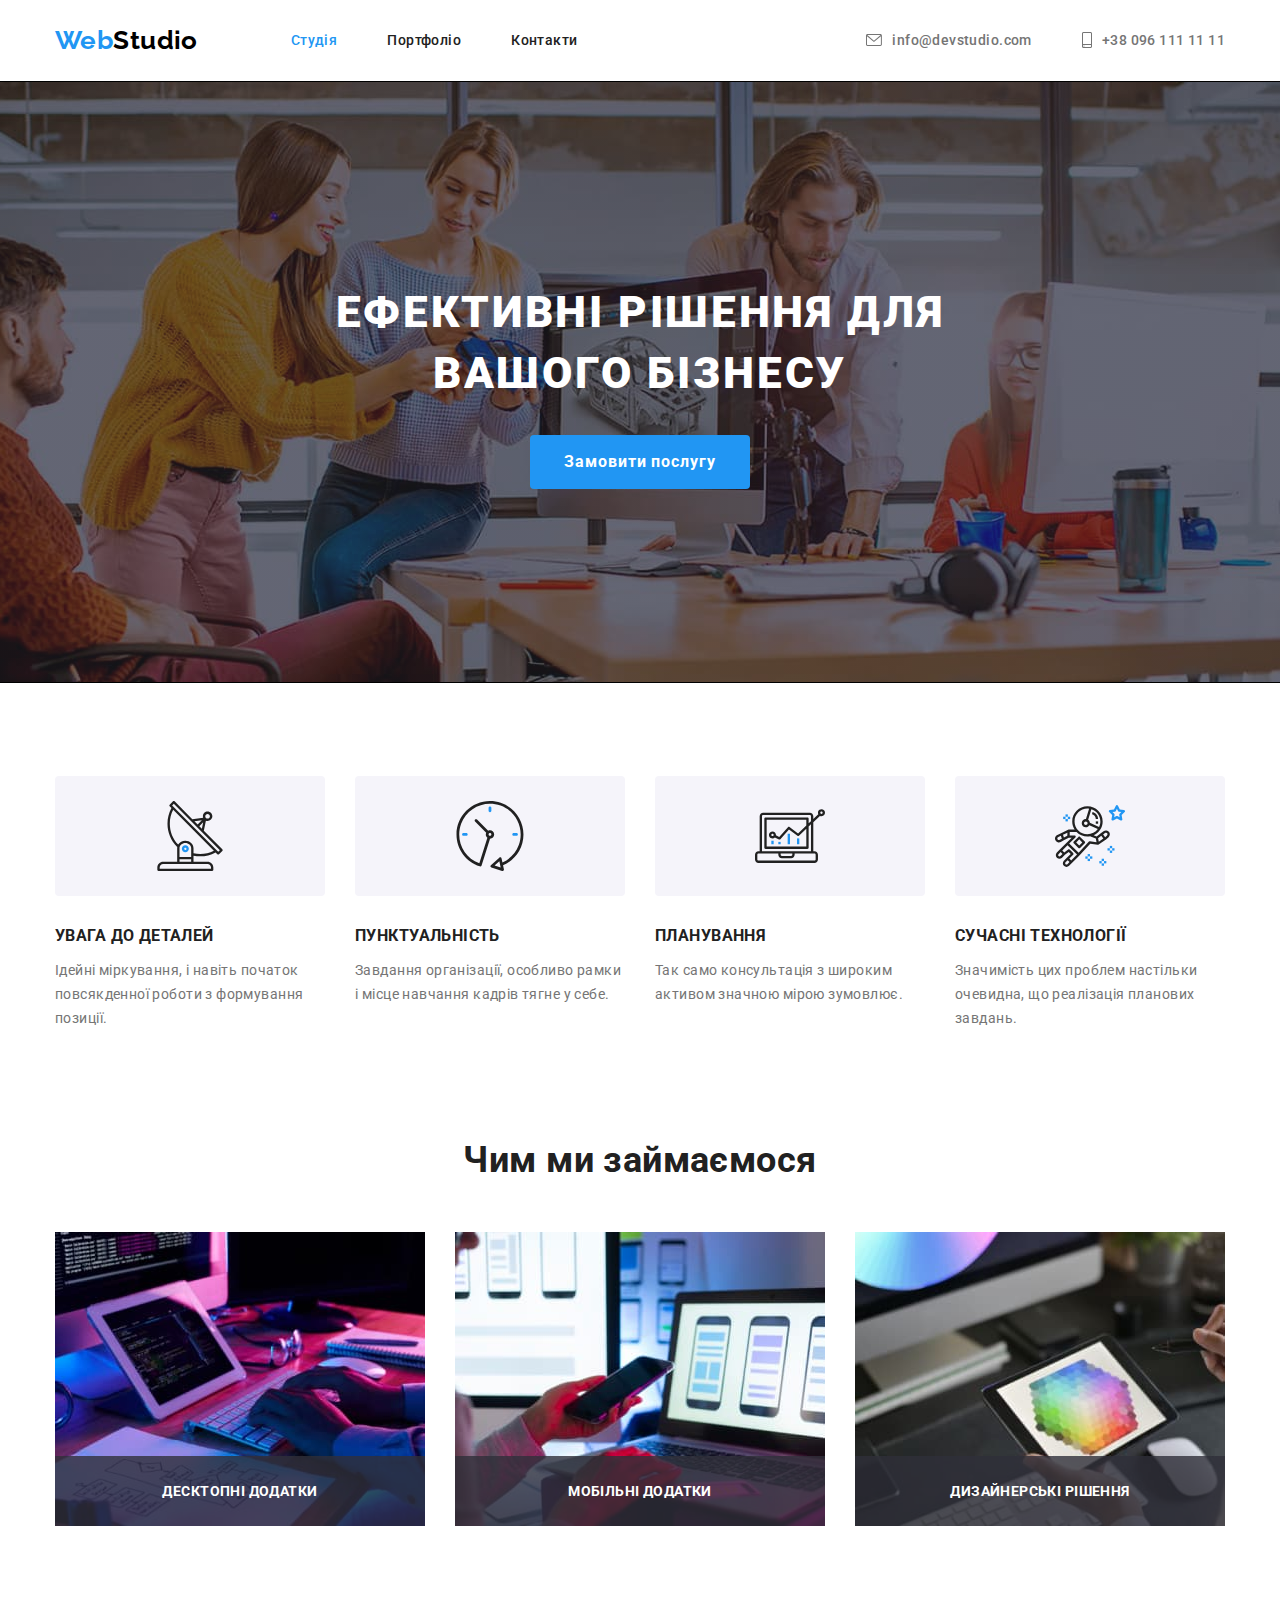
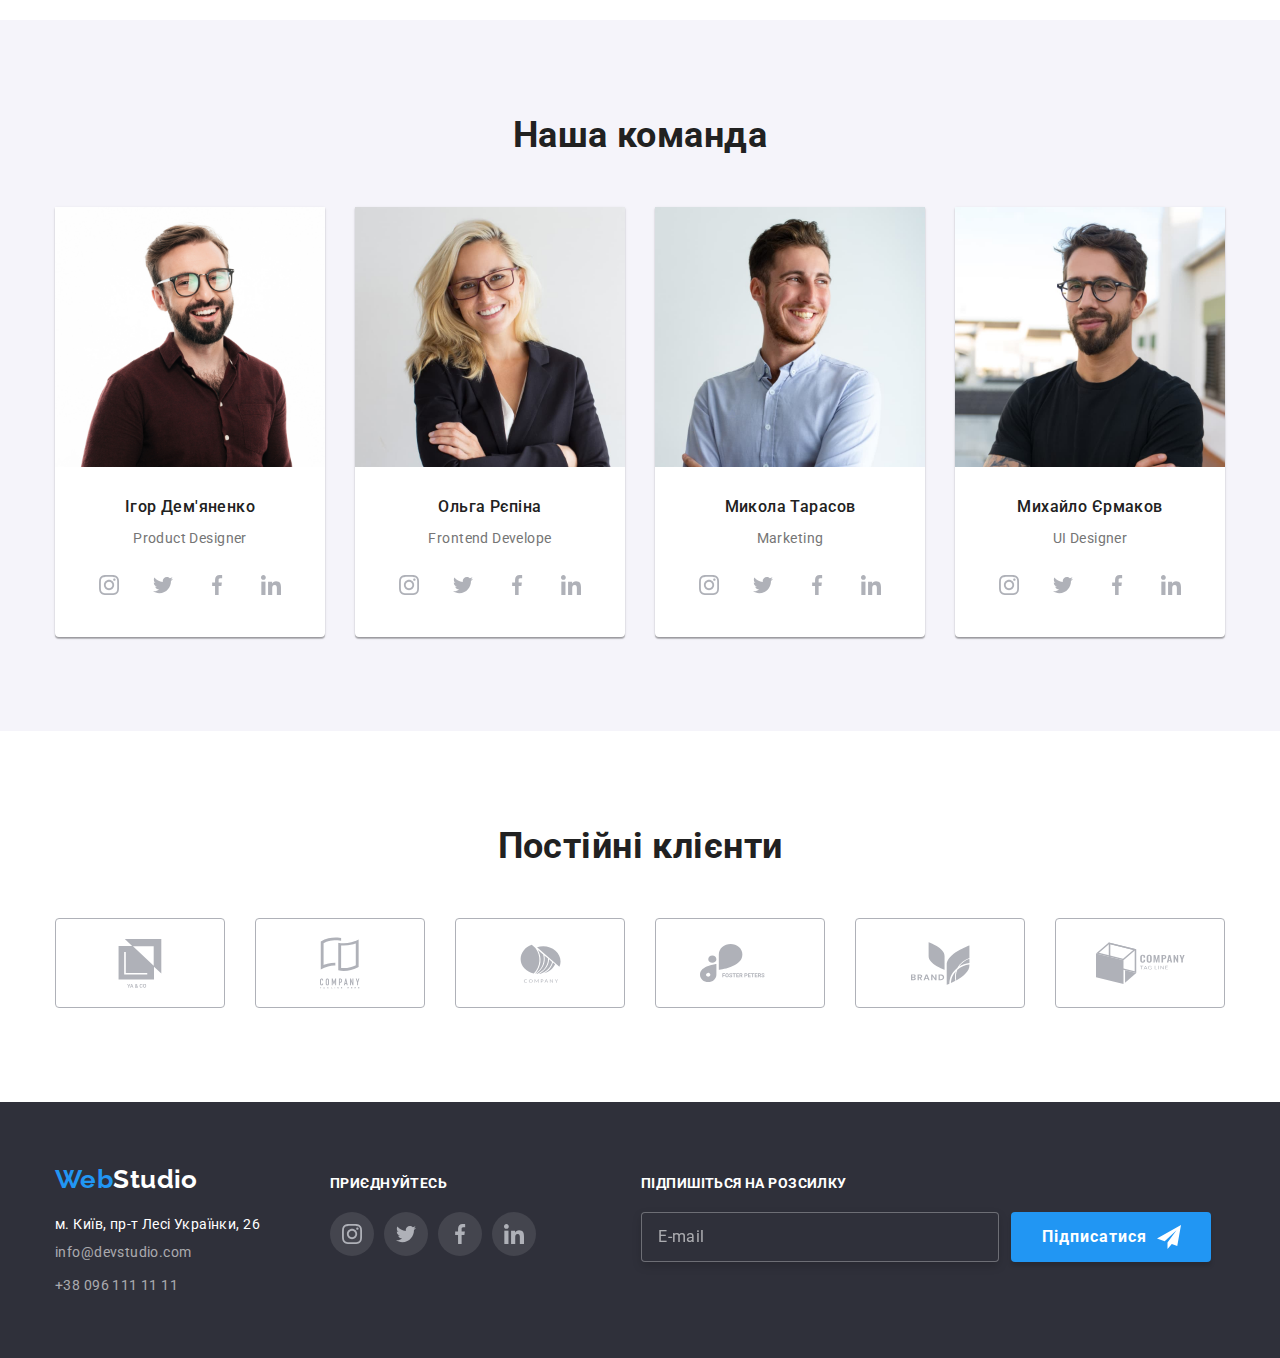
<file: index.html>
<!DOCTYPE html>
<html lang="uk">
<head>
    <meta charset="UTF-8">
    <meta http-equiv="X-UA-Compatible" content="IE=edge">
    <meta name="viewport" content="width=device-width, initial-scale=1.0">
    <title>Студія</title>
    <link rel="stylesheet"  href="https://cdnjs.cloudflare.com/ajax/libs/modern-normalize/1.0.0/modern-normalize.min.css"/>
    <link href="https://fonts.googleapis.com/css2?family=Raleway:wght@700&family=Roboto:wght@400;500;700;900&display=swap" rel="stylesheet">
    
    <!-- <link rel="stylesheet" href="./css/styles.css"> -->
    <link rel="stylesheet" href="./css/main.min.css">
</head>
<body>
    <header>
        <div class="container wrapper">
          
<!-- Навігація -->
                <nav class="menu">
                    <a href="./index.html" class="menu__logo link"><span class="menu__logo-web link-logo">Web</span><span
                        class="menu__logo-studio link-logo">Studio</span></a> 
                <ul class="list list-flex">
                    <li><a href="./index.html" class="link current link-nav">Студія</a></li>
                    <li><a href="./portfolio.html" class="menu__nav link link-nav">Портфоліо</a></li>
                    <li><a href="./" class="menu__nav link link-nav">Контакти</a></li>
<!-- Контакти  -->
                </ul>
                </nav>
            <ul class=" list list-flex">
                <li>
                    <a href="mailto:info@devstudio.com" class="menu__contact link link-nav">
                        <svg class="menu__icons" width="16" height="12">
                  <use href="./images/icons.svg.svg#icon-envelope"></use>
                </svg>info@devstudio.com</a>
                </li>
                <li>
                 <a href="tel:+380961111111" class="menu__contact link link-nav">
                <svg class="menu__icons" width="10" height="16">
                  <use href="./images/icons.svg.svg#icon-smartphone"></use>
                </svg> +38 096 111 11 11</a>
                </li>
                </ul>
        </div>
    </header>        
<!-- Герой -->
    <main>
        <section class="main-page">
            <div class="container">
                <div class="hero-container main-page__container">
                    <h1 class="hero__title">Ефективні рішення для вашого бізнесу</h1>
                    <button type="button" class="hero__button hero-btn" data-modal-open>Замовити послугу</button>
                </div>
            </div>
        </section>
<!-- Особливості -->
        <section class="section section-features">
          <div class="container " >
                <h2 class="features container__features visually-hidden" > Особливості </h2>
            <ul class="list features__list">
                <li>
                    <div class="features__icon">
                <svg width="70" height="70">
                  <use href="./images/icons.svg.svg#icon-antenna-1-2"></use>
                </svg>
              </div>
                    <h3 class="features__title  ">УВАГА ДО ДЕТАЛЕЙ</h3>
                    <p class="features__text">Ідейні міркування, і навіть початок повсякденної роботи з формування позиції. </p>
                </li>
                
                <li>
                    <div class="features__icon">
                <svg width="70" height="70">
                  <use href="./images/icons.svg.svg#icon-clock-1"></use>
                </svg>
              </div>
                    <h3 class="features__title ">ПУНКТУАЛЬНІСТЬ</h3>
                    <p class="features__text">Завдання організації, особливо рамки і місце навчання кадрів тягне у себе.</p>
                </li>
                
                <li>
                    <div class="features__icon">
                <svg width="70" height="70">
                  <use href="./images/icons.svg.svg#icon-diagram-1"></use>
                </svg>
              </div>
                    <h3 class="features__title ">ПЛАНУВАННЯ</h3>
                    <p class="features__text ">Так само консультація з широким активом значною мірою зумовлює.</p>
                </li>
                
                <li>
                    <div class="features__icon">
                <svg width="70" height="70">
                  <use href="./images/icons.svg.svg#icon-astronaut-1"></use>
                </svg>
              </div>
                    <h3 class="features__title ">СУЧАСНІ ТЕХНОЛОГІЇ</h3>
                    <p class="features__text">Значимість цих проблем настільки очевидна, що реалізація планових завдань.</p>
                </li>
            </ul>
        </div>
    </section>
<!-- Чим займаємося -->
        <section class="section section-works">
        <div class="container">
             <h2 class="section-title title-size">Чим ми займаємося</h2>
            <ul class="list list-works">
               <li>
                <div class="list-img-wrapper">
                <img src="./images/site_creator.jpg " width="370"  alt=" написання  коду " class="list-fotos">
              <div class="list-txt-wrapper">
                  <p>Десктопні додатки </p>
                </div>
              </div>
              </li>
                <li>
                <div class="list-img-wrapper">
                <img src="./images/mobile_app.jpg " width="370"   alt=" тестування мобільного додатку " class="list-fotos">
               <div class="list-txt-wrapper">
                  <p>Мобільні додатки </p>
                </div>
              </div>
              </li>
                <li>
                  <div class="list-img-wrapper">
                <img src="./images/design1.jpg " width="370"  alt=" кольорова гама " class="list-fotos">
              <div class="list-txt-wrapper">
                  <p>Дизайнерські рішення </p>
                </div>
              </div>
              </li>
        </ul>
    </div>
</section>
<!-- Наша команда-->
        <section class="section team">
            <div class="container">
              
                <h2 class="section-title title-size">Наша команда</h2>
                <ul class="list team-list">
                    <li class="team-items">
                        <img  class="team-foto" src="./images/demianenko1.jpg" width="270" alt="Фото Ігор Дем'яненко">
                        <div class="cards">
                            <h3 class=" team-name">Ігор Дем'яненко</h3>
                        <p class=" professions">Product Designer</p>
                        <ul class="social-list list">
                  <li class="social-item">
                    <a href="#" class="social-link">
                      <svg class="social-icon">
                        <use href="./images/icons.svg.svg#icon-instagram-2"></use>
                      </svg>
                    </a>
                  </li>
                  <li class="social-item">
                    <a href="#" class="social-link">
                      <svg class="social-icon">
                        <use href="./images/icons.svg.svg#icon-twitter-1"></use>
                      </svg>
                    </a>
                  </li>
                  <li class="social-item">
                    <a href="#" class="social-link">
                      <svg class="social-icon">
                        <use href="./images/icons.svg.svg#icon-facebook-1"></use>
                      </svg>
                    </a>
                  </li>
                  <li class="social-item">
                    <a href="#" class="social-link">
                      <svg class="social-icon">
                        <use href="./images/icons.svg.svg#icon-linkedin-1"></use>
                      </svg>
                    </a>
                  </li>
                </ul>
            </div>
                        </li>
                    <li class="team-items">
                        <img  class="team-foto" src="./images/olha_repina3.jpg" width="270" alt="Фото Ольга Рєпіна">
                        <div class="cards">
                            <h3 class=" team-name">Ольга Рєпіна</h3>
                            <p class=" professions">Frontend Develope</p>
                            <ul class="social-list list">
                  <li class="social-item">
                    <a href="#" class="social-link">
                      <svg class="social-icon">
                        <use href="./images/icons.svg.svg#icon-instagram-2"></use>
                      </svg>
                    </a>
                  </li>
                  <li class="social-item">
                    <a href="#" class="social-link">
                      <svg class="social-icon">
                        <use href="./images/icons.svg.svg#icon-twitter-1"></use>
                      </svg>
                    </a>
                  </li>
                  <li class="social-item">
                    <a href="#" class="social-link">
                      <svg class="social-icon">
                        <use href="./images/icons.svg.svg#icon-facebook-1"></use>
                      </svg>
                    </a>
                  </li>
                  <li class="social-item">
                    <a href="#" class="social-link">
                      <svg class="social-icon">
                        <use href="./images/icons.svg.svg#icon-linkedin-1"></use>
                      </svg>
                    </a>
                  </li>
                </ul>
                        </div>
                        
                    </li>
                    <li class="team-items">
                        <img  class="team-foto" src="./images/tarasov4.jpg"  width="270" alt="Микола Тарасов">
                        <div class="cards">
                            <h3 class=" team-name">Микола Тарасов</h3>
                            <p class=" professions" >Marketing</p>
                            <ul class="social-list list">
                  <li class="social-item">
                    <a href="#" class="social-link">
                      <svg class="social-icon">
                        <use href="./images/icons.svg.svg#icon-instagram-2"></use>
                      </svg>
                    </a>
                  </li>
                  <li class="social-item">
                    <a href="#" class="social-link">
                      <svg class="social-icon">
                        <use href="./images/icons.svg.svg#icon-twitter-1"></use>
                      </svg>
                    </a>
                  </li>
                  <li class="social-item">
                    <a href="#" class="social-link">
                      <svg class="social-icon">
                        <use href="./images/icons.svg.svg#icon-facebook-1"></use>
                      </svg>
                    </a>
                  </li>
                  <li class="social-item">
                    <a href="#" class="social-link">
                      <svg class="social-icon">
                        <use href="./images/icons.svg.svg#icon-linkedin-1"></use>
                      </svg>
                    </a>
                  </li>
                </ul>
                        </div>
                        
                    </li>
                    <li class="team-items">
                        <img  class="team-foto" src="./images/ermakov2.jpg" width="270" alt="Фото Михайло Єрмаков">
                        <div class="cards">
                            <h3 class=" team-name" >Михайло Єрмаков</h3>
                        <p class=" professions">UI Designer</p>
                        <ul class="social-list list">
                  <li class="social-item">
                    <a href="#" class="social-link">
                      <svg class="social-icon">
                        <use href="./images/icons.svg.svg#icon-instagram-2"></use>
                      </svg>
                    </a>
                  </li>
                  <li class="social-item">
                    <a href="#" class="social-link">
                      <svg class="social-icon">
                        <use href="./images/icons.svg.svg#icon-twitter-1"></use>
                      </svg>
                    </a>
                  </li>
                  <li class="social-item">
                    <a href="#" class="social-link">
                      <svg class="social-icon">
                        <use href="./images/icons.svg.svg#icon-facebook-1"></use>
                      </svg>
                    </a>
                  </li>
                  <li class="social-item">
                    <a href="#" class="social-link">
                      <svg class="social-icon">
                        <use href="./images/icons.svg.svg#icon-linkedin-1"></use>
                      </svg>
                    </a>
                  </li>
                </ul>
                    </div>
                </li>
            </ul>
        </div>
    </section>
    <!-- Постійні клієнти  -->
     <section class="customers">
        <div class="container">
          <h2 class="section-title title-size"> Постійні клієнти</h2>
          <ul class="customers-list list">
            <li class="customers-item">
              <a href="#" class="customers-link">
                <svg class="client-icon" width="44" height="49">
                  <use href="./images/icons.svg.svg#icon-group-33"></use>
                </svg>
              </a>
            </li>
            <li class="customers-item">
              <a href="#" class="customers-link">
                <svg class="client-icon" width="40" height="52">
                  <use href="./images/icons.svg.svg#icon-group-8"></use>
                </svg>
              </a>
            </li>
            <li class="customers-item">
              <a href="#" class="customers-link">
                <svg class="client-icon" width="41" height="43">
                  <use href="./images/icons.svg.svg#icon-group-1"></use>
                </svg>
              </a>
            </li>
            <li class="customers-item">
              <a href="#" class="customers-link">
                <svg class="client-icon" width="80" height="42">
                  <use href="./images/icons.svg.svg#icon-group-2"></use>
                </svg>
              </a>
            </li>
            <li class="customers-item">
              <a href="#" class="customers-link">
                <svg class="client-icon" width="59" height="47">
                  <use href="./images/icons.svg.svg#icon-group-3"></use>
                </svg>
              </a>
            </li>
            <li class="customers-item">
              <a href="#" class="customers-link">
                <svg class="client-icon" width="89" height="46">
                  <use href="./images/icons.svg.svg#icon-object"></use>
                </svg>
              </a>
            </li>
          </ul>
        </div>
     </section>
</main>
<!-- Футер -->

            <footer class="footer">
        <div class="container">
          <div class="footer-container">
            <div class="footer-wrapper">
                <a href="./index.html" class="logo link logo-white" lang="en"><span class="logo-blue">Web</span><span
                    class="footer-studio">Studio</span></a>
                <address>
                  <ul class="contacts list">
                   <li class="logo-white">
                     <a href="https://www.google.com/maps/d/viewer?mid=10uSM3H-mIU3GznYo2szRIEphczw&h" target="_blank" rel="noreferrer noopener"
                        class="link footer-list "><span class="footer-address">
                             м. Київ, пр-т Лесі Українки, 26 </span></a>
                    </li>
                    <li>
                      <a href="mailto:info@devstudio.com" class="link footer-contacts footer-list" >info@devstudio.com</a>
                    </li>
                    <li>
                      <a href="tel:+380961111111" class="link footer-contacts">+38 096 111 11 11</a>
                    </li>
                  </ul>
                 </address>
                </div>
                <div class="footer-social">
                  <p class="footer-title">Приєднуйтесь</p>
                  <ul class="social-list list">
                    <li class="social-item">
                      <a href="#" class="social-link social-list-item ">
                        <svg class="social-icon">
                          <use href="./images/icons.svg.svg#icon-instagram-2"></use>
                        </svg>
                      </a>
                    </li>
                    <li class="social-item" >
                       <a href="#" class="social-link social-list-item ">
                      <svg class="social-icon">
                        <use href="./images/icons.svg.svg#icon-twitter-1"></use>
                      </svg>
                    </a>

                    </li>
                    <li class="social-item">
                      <a href="#" class="social-link social-list-item ">
                        <svg class="social-icon">
                          <use href="./images/icons.svg.svg#icon-facebook-1"></use>
                        </svg>
                      </a>
                    </li>
                    <li class="social-item">
                      <a href="#" class="social-link social-list-item ">
                        <svg class="social-icon">
                          <use href="./images/icons.svg.svg#icon-linkedin-1"></use>
                        </svg>
                      </a>
                    </li>
                  </ul>
            </div>
            <div class="subscribe-newsletter">
          <p class="subscribe-text">Підпишіться на розсилку</p>
          <form autocomplete="off" class="subscribe-form">
            <input class="subscribe-input" type="email" name="mail" placeholder="E-mail" required>
            <button class="subscribe-button" type="submit">Підписатися</button>
          </form>
        </div>
        </div> 
  </footer>
  <!-- Модальне вікно  -->
 <div  class=" backdrop is-hidden "  data-modal >
  <div class="modal">
    <button class="close-button " type="button" data-modal-close>
      <svg class=" close-sign " height="11" width="11"> 
        <use href="./images/icons.svg.svg#icon-exit"></use>
      </svg>
    </button>
    <h1 class="form-name">Залиште свої дані, ми вам передзвонимо</h1>
    <form autocomplete="off">
      <div class="field username">
        <div class="field-holder">
          <label>
          <span class=" form-element">Iмя</span>
          <input type="text" name="name" class="input" placeholder=" " required>
          <svg class="form-icon" width="18" height="18">
            <use href="./images/icons.svg.svg#username"></use>
          </svg>
          </label>

        </div>
      </div>
      <div class=" field usertel">
        <div class="field-holder">
      <label> 
        <span class="form-element">Телефон</span>
        <input type="tel" name="tel" class="input " placeholder=" " pattern="" id="">
        <svg class="form-icon" width="18" height="18">
        <use href="./images/icons.svg.svg#userphone"></use>
      </svg>
      </label>
        </div>
      </div>
      <div class="field usermail">
        <div class="field-holder">
        <label>
          <span class="form-element">Пошта</span>
          <input type="email" name="mail" class="input" placeholder=" " required >
          <svg class="form-icon" width="18" height="18">
            <use href="./images/icons.svg.svg#usermail"></use>
          </svg>
        </label>

        </div>
      </div>
      <div class="form-comment">
        <div class="form-element" >
          <label for="form-comment">Коментар</label>
        </div>
        <textarea class="input" name="form-comment" id="form-comment" placeholder="Введіть текст" ></textarea>
      </div>
      <div class="checkbox">
       <input id="checkbox" type="checkbox" name="agree" placeholder=" " class="visually-hidden old-checkbox">
        <label for="checkbox" class="label">
          <span class="checkbox-text">Погоджуюся з розсилкою та приймаю <a class="checkbox-accent" href="#"> Умови договору</a></span>
        </label>

      </div>
      <button class="submit-button" type="submit"> Відправити</button>
    </form>
  </div>
 </div>
  <script src="./js/modal.js"></script>
</body>
</html>
</file>
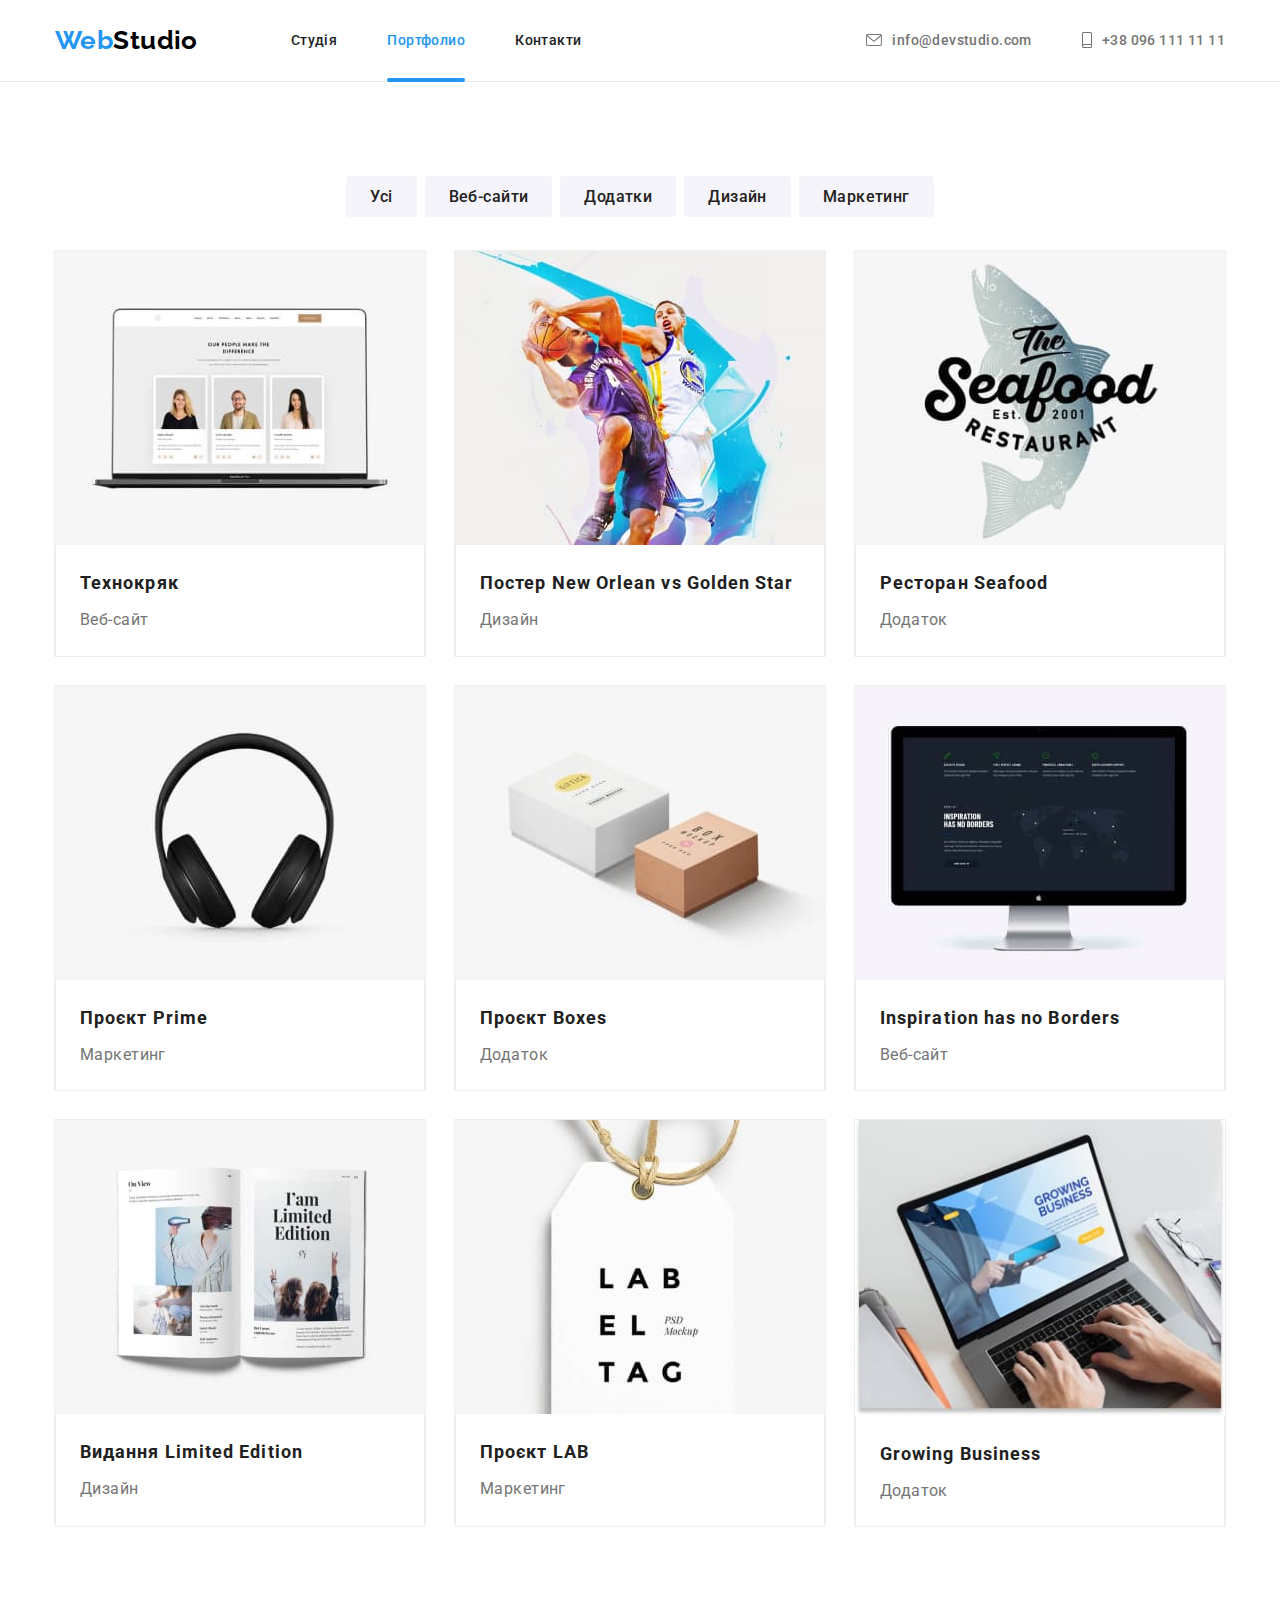
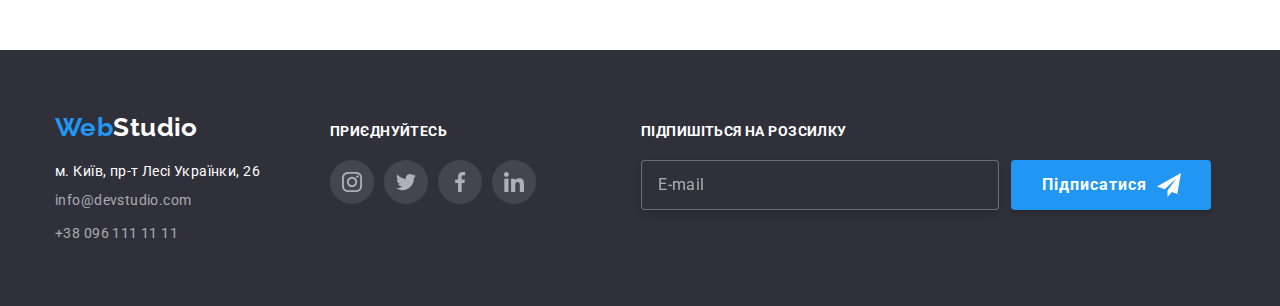
<file: portfolio.html>
<!DOCTYPE html>
<html lang="uk">
<head>
    <meta charset="UTF-8">
    <meta http-equiv="X-UA-Compatible" content="IE=edge">
    <meta name="viewport" content="width=device-width, initial-scale=1.0">
    <title>Портфоліо </title>
    <link rel="stylesheet"
    href="https://cdnjs.cloudflare.com/ajax/libs/modern-normalize/1.0.0/modern-normalize.min.css"/>
    <link href="https://fonts.googleapis.com/css2?family=Raleway:wght@700&family=Roboto:wght@400;500;700;900&display=swap" rel="stylesheet">
    <!-- <link rel="stylesheet" href="./css/styles.css"> -->
     <link rel="stylesheet" href="./css/main.min.css">
</head>
<body>
  <header >
    <div class="container wrapper">
         
        <nav class="menu">
            <a href="./index.html" class="logo link" lang="en"><span class="menu__logo-web
               link-logo">Web</span><span
                class="menu__logo-studio contact">Studio</span></a>
<!-- Навігація  -->                
           <ul class=" list list-flex">
              <li class="list__item">
                <a href="./index.html" class="link menu__nav link-nav">Студія</a></li>
          <li class="list__item">
            <a href="./portfolio.html" class="link-current current link link-nav">Портфолио</a></li>
        <li class="list__item">
          <a href="./" class="menu__nav link link-nav">Контакти</a></li>
    </ul>
 </nav>
 <!-- Контакти  --></ul>
                </nav>
                <ul class="list  list-flex">
                    <li>
                        <a href="mailto:info@devstudio.com" class="menu__contact link link-nav">
                            <svg class="menu__icons" width="16" height="12">
                      <use href="./images/icons.svg.svg#icon-envelope"></use>
                    </svg>info@devstudio.com</a>
                    </li>
                    <li>
                     <a href="tel:+380961111111" class="menu__contact link link-nav">
                    <svg class="menu__icons" width="10" height="16">
                      <use href="./images/icons.svg.svg#icon-smartphone"></use>
                    </svg> +38 096 111 11 11</a>
                    </li>
                    </ul>
</div>  
</header>
    <main>
<!-- Продукти -->
      <section  class="projects-guide">
        <div class="container">
            <h1 class="section-title visually-hidden" > Проєкти </h1>
     <ul class="list  projects-filter  projects-guide__filter">
        <li class="projects-filter__list">
            <button type="button" class="projects-filter__buttons current hero-button">Усі</button>
        </li>
        <li class="projects-filter__list">
            <button type="button" class="projects-filter__buttons  hero-button"> Веб-сайти </button>
        </li>
        <li class="projects-filter__list">
            <button type="button" class="projects-filter__buttons  hero-button"> Додатки</button>
        </li>
        <li class="projects-filter__list"> 
            <button type="button" class="projects-filter__buttons hero-button"> Дизайн </button>
        </li>
        <li class="projects-filter__list">
            <button type="button" class="projects-filter__buttons  hero-button">Маркетинг</button>
        </li>
       </ul>
<!-- Наші роботи -->
       <ul class="list portfolio-items ">
        <li  class="portfolio-element ">
            <a href="#" class="link portfolio-overlay "  >
                <div class="cards-position">
                <img src="./images/photo_1.jpg" alt="зображення веб сайту " width="370" height="294">
                <div class="overlay">
                  <p>Ресурс пропонує комплексні пропозиції з різним рівнем функціоналу та сервісів.
                  Все це дозволить відвідувачу отримати вичерпні відомості про компанію чи приватну особу.
                </p>
                </div>
                </div>
                 <div class="portfolio-cards">
                <h2 class="section-title  portfolio-title">Технокряк</h2>
                <p class="portfolio-text">Веб-сайт</p>
            </div>
            </a>
        </li>
        <li class="portfolio-element">
            <a href="#" class="link portfolio-overlay">
              <div class="cards-position"> 
            <img src="./images/photo_2.jpg" alt="змагання" width="370" height="294" >
            <div class="overlay">
              <p>Ресурс пропонує комплексні пропозиції з різним рівнем функціоналу та сервісів.
              Все це дозволить відвідувачу отримати вичерпні відомості про компанію чи приватну особу.
            </p>
            </div>
            </div>
             <div class="portfolio-cards">
            <h2 class="section-title portfolio-title">Постер New Orlean vs Golden Star</h2>
            <p class="portfolio-text"> Дизайн</p>
        </div>
        </a>
        </li>
        <li class="portfolio-element">
            <a href="#" class="link portfolio-overlay ">
              <div class="cards-position"> 
            <img src="./images/photo_3.jpg" alt="логотип ресторану" width="370" height="294" >
            <div class="overlay">
              <p>Ресурс пропонує комплексні пропозиції з різним рівнем функціоналу та сервісів.
              Все це дозволить відвідувачу отримати вичерпні відомості про компанію чи приватну особу.
            </p>
            </div>
            </div>
             <div class="portfolio-cards">
            <h2 class="section-title portfolio-title"> Ресторан Seafood</h2>
            <p class="portfolio-text">Додаток</p>
        </div>
        </a>
        </li>

            <li class="portfolio-element">
                <a href="#" class="link portfolio-overlay">
                  <div class="cards-position"> 

                <img src="./images/photo_4.jpg" alt="навушники" width="370" height="294" >
                <div class="overlay">
                  <p>Ресурс пропонує комплексні пропозиції з різним рівнем функціоналу та сервісів.
                  Все це дозволить відвідувачу отримати вичерпні відомості про компанію чи приватну особу.
                </p>
                </div>
                </div>
                 <div class="portfolio-cards">
                <h2 class="section-title portfolio-title"> Проєкт Prime </h2>
                <p class="portfolio-text">Маркетинг</p>
            </div>
            </a>
            </li>
            <li class="portfolio-element">
                <a href="#" class="link portfolio-overlay  "> 
                  <div class="cards-position"> 
                <img src="./images/photo_5.jpg" alt="дві коробки" width="370" height="294" >
                <div class="overlay">
                  <p>Ресурс пропонує комплексні пропозиції з різним рівнем функціоналу та сервісів.
                  Все це дозволить відвідувачу отримати вичерпні відомості про компанію чи приватну особу.
                </p>
                </div>
                </div>
                 <div class="portfolio-cards">
                    <h2 class="section-title portfolio-title">Проєкт Boxes</h2>
                    <p class="portfolio-text">Додаток</p>
        </div>
            </a>
            </li>

            <li class="portfolio-element">
                <a href="#" class="link portfolio-overlay">
                  <div class="cards-position"> 
                <img src="./images/photo_6.jpg" alt="монітор" width="370" height="294" >
                <div class="overlay">
                  <p>Ресурс пропонує комплексні пропозиції з різним рівнем функціоналу та сервісів.
                  Все це дозволить відвідувачу отримати вичерпні відомості про компанію чи приватну особу.
                </p>
                </div>
                </div>
                 <div class="portfolio-cards">
                  <h2 class="section-title portfolio-title">Inspiration has no Borders</h2>
            <p class="portfolio-text">Веб-сайт</p>
        </div>
            </a>
            </li>

            <li class="portfolio-element">
                <a href="#" class="link  portfolio-overlay">
                  <div class="cards-position"> 
                <img src="./images/photo_7.jpg" width="370" height="294" alt="журнал">
                <div class="overlay">
                  <p>Ресурс пропонує комплексні пропозиції з різним рівнем функціоналу та сервісів.
                  Все це дозволить відвідувачу отримати вичерпні відомості про компанію чи приватну особу.
                </p>
                </div>
                </div>
                 <div class="portfolio-cards">
                <h2 class="section-title portfolio-title">Видання Limited Edition</h2>
            <p class="portfolio-text">Дизайн</p>
        </div>
            </a>
            </li>
            <li class="portfolio-element">
                <a href="#" class="link portfolio-overlay">
                  <div class="cards-position"> 
                <img src="./images/photo_8.jpg" width="370" height="294" alt="металічна підвіска ">
                <div class="overlay">
                  <p>Ресурс пропонує комплексні пропозиції з різним рівнем функціоналу та сервісів.
                  Все це дозволить відвідувачу отримати вичерпні відомості про компанію чи приватну особу.
                </p>
                </div>
                </div>
                 <div class="portfolio-cards">
                <h2 class="section-title portfolio-title">Проєкт LAB</h2>
                <p class="portfolio-text">Маркетинг</p>
            </div>
            </a>
            </li>
            
            <li class="portfolio-element">
                <a href="#" class="link portfolio-overlay">
                  <div class="cards-position"> 
                <img src="./images/photo_9.jpg" width="370" alt="ноут бук">
                <div class="overlay">
                  <p>Ресурс пропонує комплексні пропозиції з різним рівнем функціоналу та сервісів.
                  Все це дозволить відвідувачу отримати вичерпні відомості про компанію чи приватну особу.
                </p>
                </div>
                </div>
                 <div class="portfolio-cards">
                <h2 class="section-title portfolio-title">Growing Business</h2>
            <p class="portfolio-text">Додаток</p>
        </div>
     </a>
        </li>
    </ul>
</div>
</section>
</main>
<!--Футер -->
<footer class="footer">
    <div class="container">
      <div class="footer-container">
        <div class="footer-wrapper">
            <a href="./index.html" class="logo link logo-white" lang="en"><span class="logo-blue">Web</span><span
                class="footer-studio">Studio</span></a>
            <address>
              <ul class="contacts list">
               <li class="logo-white">
                 <a href="https://www.google.com/maps/d/viewer?mid=10uSM3H-mIU3GznYo2szRIEphczw&h" target="_blank" rel="noreferrer noopener"
                    class="link footer-list "><span class="footer-address">
                         м. Київ, пр-т Лесі Українки, 26 </span></a>
                </li>
                <li>
                  <a href="mailto:info@devstudio.com" class="link footer-contacts footer-list" >info@devstudio.com</a>
                </li>
                <li>
                  <a href="tel:+380961111111" class="link footer-contacts">+38 096 111 11 11</a>
                </li>
              </ul>
             </address>
            </div>
            <div class="footer-social">
              <p class="footer-title">Приєднуйтесь</p>
              <ul class="social-list list">
                <li class="social-item">
                  <a href="#" class="social-link social-list-item ">
                    <svg class="social-icon">
                      <use href="./images/icons.svg.svg#icon-instagram-2"></use>
                    </svg>
                  </a>
                </li>
                <li class="social-item" >
                   <a href="#" class="social-link social-list-item ">
                  <svg class="social-icon">
                    <use href="./images/icons.svg.svg#icon-twitter-1"></use>
                  </svg>
                </a>

                </li>
                <li class="social-item">
                  <a href="#" class="social-link social-list-item ">
                    <svg class="social-icon">
                      <use href="./images/icons.svg.svg#icon-facebook-1"></use>
                    </svg>
                  </a>
                </li>
                <li class="social-item">
                  <a href="#" class="social-link social-list-item ">
                    <svg class="social-icon">
                      <use href="./images/icons.svg.svg#icon-linkedin-1"></use>
                    </svg>
                  </a>
                </li>
              </ul>
        </div>
        <div class="subscribe-newsletter">
          <p class=" subscribe-text">Підпишіться на розсилку</p>
          <form autocomplete="off " class="subscribe-form">
          <input class="subscribe-input" type="email" name="mail" placeholder="E-mail "required >
          <button class="subscribe-button" type="submit"> Підписатися </button>
        </form>
        </div>
     </div> 
</footer>
<script src="./js/modal.js"></script>
</body>
</html>
</file>
<file: css/styles.css>
/*
 wrapper, list, current, menu-nav, list-flex-  Навігація 
 link ,section-title,portfolio-title,  portfolio-text .portfolio-items . projects-filter .portfolio-element portfolio-cards- Наші роботи 
 link,footer,footer-wrapper,logo,logo-white,footer-address footer-list- - Футер
 menu, -Лого
 menu-nav, menu-contact, list-flex, link-nav- Контакти
 current,visually-hidden,title-size,section-works , list-works ,list-fotos - Чим займаємось 
 hero ,hero-container,hero-title, hero-button , section-features - Герой 
 list-title, list-text ,features-list -Особливості 
 title-size, team , team-name ,team-list, team-items ,cards ,team-foto - Наша команда 
 buttons buttons:focus,buttons:hover,navigation-projects- Продукти 
*/
/* :root {
  --primary-text-color: #212121; */
  /* --nav-contact-color: #757575; */
  /* --title-text-color: #000000; */
  /* --accent-color: #2196F3; */
  /* --title-color: #FFFFFF; */
  /* --background-accent-color: #2f303a; */
  /* --team-background-color: #f5f4fa; */
  /* --footer-email-tel: rgba(255, 255, 255, 0.6); */
  /* --footer-social-link: rgba(255, 255, 255, 0.1); */
  /* --header-border: #ececec; */
  /* --portfolio-border: #eeeeee; */
  /* --hero-gradient: rgba(47, 48, 58, 0.4); */
    /* --team-social-icon: #afb1b8; */
  /* --cubic: cubic-bezier(0.4, 0, 0.2, 1); */
    /* --hero-btn: #188CE8; */

 

    
/*----------BODY----------*/
/* 
body {
  font-family: "Roboto", sans-serif;
  font-weight: 400;
  font-size: 14px;
  line-height: 1.2;
  letter-spacing: 0.03em;
  background-color: var(--title-color);
  color: var(--nav-contact-color);
} */

/* 
button {
  cursor: pointer;
} */

/* address {
  font-style: normal;
} */
/* 
header {
  border-bottom: 1px solid var(--header-border);
} */
/* 
img {
  display: block;
} */

/* 
h3,
p,
ul{
  margin: 0px;
  padding: 0px;
} */
/* .visually-hidden {
  position: absolute;
  overflow: hidden;
  clip: rect(1px, 1px, 1px, 1px);
  padding: 0;
  border: 0;
  height: 1px;
  width: 1px;

} */



/* .container {
  width: 1200px;
  padding-left: 15px;
  padding-right: 15px;
  text-align: center;
  margin-right: auto;
  margin-left: auto;
} */

/* .wrapper {

  display: flex;

  justify-content: space-between;

  align-items: center;

  text-align: left;

} */


/* .list {
  list-style: none;
  margin: 0;
  padding: 0;
} */


/* 
.link {
  text-decoration: none;
  list-style: none;
  transition: color 250ms var(--cubic);

} */

/* 
.section-title {
  font-weight: 700;
  color: var(--primary-text-color)
} */


/*----------HEADER----------*/
/* .menu {
  font-weight: 500;
  display: flex;
  align-items: center;
} */
/* 
.current {
  color: var(--accent-color);
} */

/* .menu-nav {
  color: var(--primary-text-color);
} */

/* .menu-contact {
  color: var(--nav-contact-color);
  font-weight: 500;
} */
/* 
.logo {
  font-family: "Raleway", san-serif;
  font-weight: 700;
  font-size: 26px;
  line-height: inherit;
  margin-right: 93px;
} */

/* .logo-blue {
  color: var(--accent-color);
} */
/* 
.logo-black {
  color: var(--title-text-color)
} */



/* 
/* .current, */
/* .menu-nav:hover,
.menu-nav:focus,
.menu-contact:hover,
.menu-contact:focus,
.footer-contacts:hover,
.footer-contacts:focus {
  color: var(--accent-color);
} */ */


/* 
.list-flex {
  display: flex;
} */

/* .list-flex>li:not(:last-child) {
  margin-right: 50px;
} */

/* .link-nav {
  display: flex;
  align-items: center;
  padding-top: 32px;
  padding-bottom: 32px;

} */
/* .current,
.menu-nav {
  position: relative;
} */

/* 
.link-current::before {
  position: absolute;
  content: "";
  bottom: -1px;
  left: 0;
  display: block;
  width: 100%;
  height: 4px;
  border-radius: 2px;
  background-color: var(--accent-color);
  transition: opacity 250ms var(--cubic), background-color 250ms var(--cubic);
  
}
.item .link-nav {
  position: relative;
}

.link-nav::after {
  position: absolute;
  content: "";
  bottom: -1px;
  left: 0;
  
  display: block;
  width: 100%;
  height: 4px;
  border-radius: 2px;
  background-color: var(--accent-color);
  opacity: 0;
  transition: opacity 250ms cubic-bezier(0.4, 0, 0.2, 1),background-color 250ms cubic-bezier(0.4, 0, 0.2, 1);
}


.link-nav:hover::after,
.link-nav:focus::after {
  transform: scale(1);
  opacity: 1;
  /* transition: transform 250ms cubic-bezier(0.4, 0, 0.2, 1); */
/* }
.link-logo{
padding: 24px 0px;
} */ */


/* 
.menu-icons {
 
  fill: currentColor;
  color: inherit;
  margin-right: 10px;

} */

/*----------Герой----------*/



 




/* .hero {
  text-align: center;
  padding-top: 200px;
  padding-bottom: 200px;
  margin-left: auto;
  margin-right: auto;
  height: 600px;
  max-width: 1600px;
  background-image: linear-gradient(to right, rgba(47, 48, 58, 0.4), rgba(47, 48, 58, 0.4)), url(../images/hero.jpg);
  background-repeat: no-repeat;
  background-position: center;
  background-size: cover;
  outline: 1px solid var(--title-text-color);
  background-color: var(--background-accent-color);} */


/* 

.hero-container {
  max-width: 696px;
  margin-left: auto;
  margin-right: auto;
} */
/* 
.hero-title,
.hero-button {
  letter-spacing: 0.06em;
  color: var(--title-color);


}


.hero-title {
  font-weight: 900;
  font-size: 44px;
  line-height: 1.4;
  text-transform: uppercase;

  margin-top: 0;
  margin-bottom: 30px;
  padding: 0;


} */


/* .hero-button {
  font-family: inherit;
  font-weight: 700;
  font-size: 16px;
  line-height: 1.9;
  background-color: var(--accent-color);
  color: var(--title-color);
  border-radius: 4px;
  border-color: transparent;
  
}

.hero-button:hover,
.hero-button:focus{
  background-color: var(--hero-btn)
}
.hero-btn {
  padding: 10px 32px;
  min-width: 200px;
} */

/*----------Особливості----------*/

/* .list-title {
  text-transform: uppercase;
  margin-bottom: 10px;
} */

/* .list-text {
  line-height: 1.7;
} */
/* 
.section-features {
  padding-top: 94px;
  padding-bottom: 94px;
} */

/* .features-list {
  display: flex;
  text-align: left;
} */

/* .features-list>li {
  width: calc((100% - (3 * 30px)) / 4);
}

.features-list>li:not(:last-child) {
  margin-right: 30px;
} */


/* .features-icon {
  display: flex;
  align-items: center;
  justify-content: center;
  width: 100%;
  height: 120px;
  background-color: var(--team-background-color);
  border-radius: 4px;
  margin-bottom: 30px;
} */
/*----------.........................................Чим займаємося................................................................---------*/





/* .title-size {
  font-size: 36px;
 margin: 0px 0px 50px 0px;
} */


/* .section-works {
  padding-bottom: 94px;
} */
/* 
.list-works>li:not(:last-child) {
  margin-right: 30px;
} */
/* 
.list-works {
  display: flex;
  margin-top: 50px;
} */

/* .list-foto {
  display: block;
} */

/* .list-img-wrapper{
  position: relative;
} */
/* .list-txt-wrapper {
  position: absolute;
  bottom: 0;
  left: 0;
  display: flex;
  justify-content: center;
  align-items: center;
  width: 100%;
  height: 70px;
  font-weight: 700;
  font-size: 14px;
  line-height: 1.143;
  letter-spacing: 0.03em;
  text-transform: uppercase;
  background-color: rgba(47, 48, 58, 0.8);
  color: var(--title-color);
} */
/*----------Наша команда----------*/
/* .team {
  background-color: var(--team-background-color);
  padding-top: 94px;
  padding-bottom: 94px;
} */

/* .team-name,
.professions {
  font-size: 16px;
} */
/* 
.professions {
  margin-top: 0;
  margin-bottom: 0;
} */

/* .team-name {
  font-weight: 500;
  color: var(--primary-text-color);
  margin-top: 0;
  margin-bottom: 10px;
} */

/* 
.team-list {
  display: flex;
} */

/* .cards {
  margin-top: 30px;
  margin-bottom: 30px;
} */
/* .team-items {
  box-shadow: 0 1px 3px rgba(0, 0, 0, 0.12), 0 1px 1px rgba(0, 0, 0, 0.14), 0 2px 1px rgba(0, 0, 0, 0.2);
  border-radius: 0 0 4px 4px;
  background-color: var(--title-color);
} */

/* .team-items:not(:last-child) {
  margin-right: 30px;
} */


/* 
.team-foto {
  display: block;
} */


/* .social-list {
  display: flex;
  justify-content: center;
 margin-top: 16px;
  
} */
/* 
.social-list {
  color: var(--team-social-icon);
} */

/* .social-item{
  width: 44px;
  height: 44px;
} */

/* .social-item:not(:last-child) {
  margin-right: 10px;
} */


/* .social-link {
  background-color: var(--title-color);
  fill: currentColor;
  color: inherit;
} */
/* 
.social-link {
  display: flex;
  align-items: center;
  justify-content: center;
  border-radius: 50%;
  width: 100%;
  height: 100%;
  fill: currentColor;
  color: inherit;
  transition: background-color 250ms var(--cubic);
} */

/* 
.social-icon {
  width: 20px;
  height: 20px;
  transition: fill var(--team-social-icon)}  */

/* 
.social-link:hover,
.social-link:focus,
.footer .social-link:hover,
.footer .social-link:focus {
  background-color: var(--accent-color);
  color: var(--title-color);
} */

/*---------Наша к----------*/
/* .customers {
  padding-top: 94px;
  padding-bottom: 94px;
} */

/* .customers-list {
  display: flex;
  color: var(--team-social-icon);
} */

/* .customers-item {
  display: flex;
  justify-content: center;
  align-items: center;
  width: 170px;
  height: 90px;
} */

/* .customers-item:not(:last-child) {
  margin-right: 30px;
} */

/* .customers-link {
  display: flex;
  align-items: center;
  justify-content: center;

  color: inherit;
  width: 100%;
  height: 100%;
  border: 1px solid var(--team-social-icon);
  border-radius: 4px;
  transition: border var(--portfolio-border)
} */
/* 
.customers-link:hover,
.customers-link:focus {
  color: var(--accent-color);
  border-color: var(--accent-color);
  outline: none;
} */
/* .client-icon {
  fill: currentColor;
  transition: fill var(--team-social-icon);
} */


/*----------Футер-------*/


/* .footer {
  background-color: var(--background-accent-color);
  padding-top: 60px;
  padding-bottom: 60px;

} */

/* .footer-wrapper {
  text-align: left;
  margin-right: 70px;
  
} */

/* .footer-container{
  display: flex;
  align-items: baseline;
  position: relative;
} */
/* 
.footer .logo {
  display: inline-block; */
/*   
  margin-right: 0px;
  margin-bottom: 20px;
} */


/* .logo-white {
  color: var(--title-color);
} */

/* .footer-address {
  color: var(--title-color);
} */
/* 
.footer-contacts {
  line-height: 1.7;
  color: var(--footer-email-tel);
} */


/* .footer-list {
  display: inline-block;
  margin-bottom: 9px;
  transition: color 250ms var(--cubic); 
} */
/* .footer-social {
  width: 206px;
} */
/* 
.footer-title{
  margin-top: 0;
  margin-bottom: 20px;
  font-weight: 700;
  font-size: 14px;
  line-height: 1.14;
  letter-spacing: 0.03em;
  text-transform: uppercase;
  text-align: start;
  color: var(--title-color);
} */
/* 
.social-list .social-list-item{
  color: var(--title-color);
  background-color: var(--footer-social-link);
  transition: background-color 250ms var(--cubic);
} */

 
/* .subscribe-newsletter {
  text-align: left;
  position: absolute;
  right: 0;
  top: 0;
} */

/* .subscribe-text {
  margin-bottom: 20px;
  font-size: 14px;
  font-weight: 700;
  line-height: 1.14;
  letter-spacing: 0.03em;
  text-transform: uppercase;
  color: var(--title-color);
} */

/* .subscribe-input {
  width: 358px;
  padding: 15px 16px;
  border: 1px solid rgba(255, 255, 255, 0.3);
  box-sizing: border-box;
  filter: drop-shadow(0px 4px 4px rgba(0, 0, 0, 0.15));
  border-radius: 4px;
  background: var(--background-accent-color);
  margin-right: 12px;
  outline: none;
  color: var(--footer-email-tel);
}

.subscribe-input::placeholder {
  font-weight: 400;
  font-size: 16px;
  line-height: 1.25;
  letter-spacing: 0.03em;
  color: rgba(255, 255, 255, 0.6);
}

.subscribe-form {
  display: flex;
}

.subscribe-button {
  display: flex;
  align-items: center;
  justify-content: center;
  min-width: 200px;
  height: 50px;
  padding: 10px 28px 10px 29px;
  background: var(--accent-color);
  box-shadow: 0px 4px 4px rgba(0, 0, 0, 0.15);
  border-radius: 4px;
  border-style: none;
  cursor: pointer;
  outline: transparent;
  font-family: inherit;
  font-weight: 700;
  font-size: 16px;
  line-height: 1.87;
  letter-spacing: 0.06em;
  color: var(--title-color);
  transition: background 250ms var(--cubic);

}

.subscribe-button:hover,
.subscribe-button:focus {
  background: var(--hero-btn);
}

.subscribe-button::after {
  display: inline-block;
  content: "";
  margin-left: 10px;
  width: 24px;
  height: 24px;
  background-image: url(../images/send.svg);
  background-repeat: no-repeat;
  background-position: center;
  background-size: cover;
} */

/* ---------- Closed modal window ---------- */

/* .backdrop {
  position: fixed;
  top: 0;
  left: 0;
  width: 100%;
  height: 100%;
  background-color: rgba(0, 0, 0, 0.2);

  transition-property: opacity;
  text-decoration: 250ms;
  transition-timing-function: var(--cubic);
}
.backdrop.is-hidden{
  opacity: 0;
  pointer-events: none;
} */
/* .modal {
 padding: 40px;
 position: absolute;
 left: 50%;
 top: 50%;
 transform: translate(-50%,-50%);
  

  min-width: 528px;
  min-height: 581px;
   background-color: var(--title-color);
   box-shadow: 0px 1px 3px rgba(0, 0, 0, 0.12), 0px 1px 1px rgba(0, 0, 0, 0.14),
   0px 2px 1px rgba(0, 0, 0, 0.2);
 border-radius: 4px; ;
} */
/* 
.is-hidden {
  opacity: 0;
  pointer-events: none;
  visibility: hidden;
} */

/* .close-button {
  position: absolute;
  top: 8px;
  right: 8px;
  display: flex;
  align-items: center;
  justify-content: center;
  width: 30px;
  height: 30px;
  padding: 0;
  background: var(--title-color);
  border-radius: 50%;
  border: 1px solid rgba(0, 0, 0, 0.1);
  cursor: pointer;
  color: var(--title-text-color); */

  
/* }
.close-sign {
  fill: currentColor;
  transition-duration: 250ms;
  transition-timing-function: var(--cubic);
} */

/* .close-button:focus{
  outline: none;
} */

/* .close-button:hover .close-sign,
.close-button:focus .close-sign{
  color: var(--accent-color);
} */
/* textarea{
  resize: none;
}
  */
/* .form-name{
  font-size: 20px;
  font-weight: 700;
  line-height: 1.15;
  text-align: center;
  color: var(--primary-text-color);
  margin-top: 0x;
  margin-top: 12px;

} */
/* .form-element{ 
   display: block;
  margin-bottom: 4px;
  font-weight: 400;
  font-size: 12px;
  line-height: 1.17;
  letter-spacing: 0.01em;
  color: var(--nav-contact-color);
} */

/* .form-comment {
  margin-bottom: 20px;
} */
/* .form-icon {
  position: absolute;
  left: 12px;
  bottom: 11px;
  fill: var(--primary-text-color);
  transition-duration: 250ms;
  transition-timing-function: var(--cubic);
} */

/* .field-holder{
  margin-bottom: 10px;
  position: relative;
  cursor: pointer;
} */



/* .input {
  height: 40px;
  width: 100%;
  border-radius: 4px;
  border: 1px solid rgba(33, 33, 33, 0.2);
  box-sizing: border-box;
  cursor: pointer;
  transition-duration: 250ms;
  transition-timing-function: var(--cubic);
} */

/* .field .input {
  padding-left: 42px;
} */
/* .form-comment .input {
  height: 120px;
  padding: 12px 16px;
}

.form-comment .input::placeholder{
  font-weight: 400;
font-size: 14;
line-height: 1.14;
letter-spacing: 0.01;
color: rgba(117, 117, 117, 0.5);;  
} */


/* input:focus, .input:hover{
  outline: none;
  border-color: var(--accent-color) ;
  fill: var(--accent-color) ;

  
} */
/* .field:focus-within .form-icon {
  fill: var(--accent-color);
} */ 
/* .field:hover .form-icon {
  fill: var(--accent-color);
} */

/* .checkbox {
  margin-bottom: 30px;
} */
/*-------------------------------------------------------------- чекбокс---------------------------------------------------------------------------------------------------------- */

/* .checkbox {
  display: flex;
  align-items: center;
  justify-content: center;
} */

/* .old-checkbox + .label {
display: flex;
align-items: center; */

/* } */

/* .old-checkbox + .label::before {
  content: " ";
  display: inline-block;
  width: 16px;
  height: 15px;
  cursor: pointer;
  border: 2px solid var(--title-text-color);
  border-radius: 2px;
  margin-right: 7px;
  transition-duration: 250ms;
  transition-timing-function: var(--cubic);
} */

/* .old-checkbox:checked + .label::before {
  background-color: var(--accent-color);
  border-color: var(--accent-color);
  background-image: url(../images/checked.svg);
  background-size: contain;
  background-origin: border-box;
} */
/* .old-checkbox:hover + .label::before,
.old-checkbox:focus + .label::before {
  border-color: var(--accent-color);
} */

/* .checkbox-text {
  display: inline-block;
  font-weight: 400;
  font-size: 14px;
  line-height: 1.71;
  color: var(--nav-contact-color);
} */

/* .checkbox-accent {
  text-decoration-line: underline;
  text-decoration-skip-ink: none;
  color: var(--accent-color);
} */
/* ------------------------------------------------------------------------------------кнопка відправити --------------------------------------------------------------------- */
/* 
.submit-button {
  display: block;
  margin: 0 auto;
  padding: 10px 55px 10px 56px;
  min-width: 200px;
  border-radius: 4px;
  border-style: none;
  background: var(--accent-color);
  box-shadow: 0px 4px 4px rgba(0, 0, 0, 0.15);
  font-family: inherit;
  font-weight: 700;
  font-size: 16px;
  line-height: 1.88;
  letter-spacing: 0.06em;
  color: var(--title-color);
  cursor: pointer;
  outline: transparent;
  
  transition-duration: 250ms;
  transition-timing-function: var(--cubic);
} */
/* .submit-button:hover,
.submit-button:focus{
  background: var(--hero-btn);
  transition: 250ms var(--cubic);
} */
/*----------Page Portfolio.html ----------*/



/* .buttons {
  padding: 6px 22px;
  font-family: inherit;
  font-weight: 500;
  font-size: 16px;
  line-height: 1.6;
  letter-spacing: inherit;
  color: var(--primary-text-color);
  background-color: var(--team-background-color);
  transition:  color 250ms var(--cubic),
  box-shadow 250ms var(--cubic),
  background-color 250ms var(--cubic);
  } */


/* .buttons:focus,
.buttons:hover {
  color: var(--title-color);
  background-color: var(--accent-color);
  transition: 250ms var(--cubic);
  
} */

/* .buttons:focus,
.buttons:hover {
  box-shadow: 0px 4px 4px 0px rgba(0, 0, 0, 0.1);
  transition: 250ms var(--cubic);
} */

/* 
.portfolio-title {
  font-size: 18px;
  line-height: 2;
  letter-spacing: 0.06em;
  margin-bottom: 4px;

  margin-top: 0;
} */
/* 
.portfolio-text {
  font-size: 16px;
  line-height: 1.9;
  color: var(--nav-contact-color);
  margin-top: 0;
  margin-bottom: 0;
} */



/* .navigation-projects {
  padding-top: 94px;
  padding-bottom: 94px;

} */



/* .projects-filter {
display: flex;
justify-content: center;
 margin-bottom: 34px;

} */
/* 
.projects-list:not(:last-child) {
  margin-right: 8px;
  

}

.projects-list:hover,
.projects-list:focus {
  box-shadow: 0px 1px 1px rgba(0, 0, 0, 0.12), 0px 4px 4px rgba(0, 0, 0, 0.06),
    1px 4px 6px rgba(0, 0, 0, 0.16);
    
} */

/* .portfolio-items {
  display: flex;
  flex-wrap: wrap;
} */
/*  width: calc((100% - (2 * 30px)) / 3);
  100% ширини  батька відняти дві відстані між елементами по 30px і розділити на 3 колонки 

  */

  /* кожному третьому правий марджин 0 */


/* .portfolio-element {
margin-right: 30px;
margin-bottom: 30px;
width: calc((100% - (2 * 30px)) / 3);
border-bottom: 1px solid var(--portfolio-border);
position: relative;
transition: box-shadow var(--cubic);
} */

/* .portfolio-element > .link:hover,
.portfolio-element > .link:focus {
  box-shadow: 0px 1px 1px rgba(0, 0, 0, 0.12), 0px 4px 4px rgba(0, 0, 0, 0.06),
    1px 4px 6px rgba(0, 0, 0, 0.16);
} */
/* .portfolio-element > .link,
.portfolio-element img {
  display: block;
} */
/* .portfolio-element:nth-child(3n) {
  margin-right: 0;
} */

/* 
.portfolio-cards {
  text-align: left;
  padding: 20px 24px;
 border-left: 1px solid var(--portfolio-border);
 border-right: 1px solid var(--portfolio-border);
} */
/* 
.cards-position {
  position: relative;
  overflow: hidden;
} */

/* .overlay {
  content: "";
  position: absolute;
  bottom: 0;
  left: 0;
  width: 100%;
  height: 100%;
  margin: 0;
  background: rgba(33, 150, 243, 0.9);
  padding: 50px 24px;
  transform: translateY(101%);
  transition: transform 250ms var(--cubic) ;

} */
/* .overlay > p {
  font-weight: 400;
  font-size: 18px;
  line-height: 1.56;
  color: var(--title-color);
  text-align: left;
  transition: var(--cubic);
} */
/* 
.portfolio-overlay:hover .overlay,
.portfolio-overlay:focus-within .overlay {
  transform: translateY(0);
} */
</file>
<file: css/main.min.css>
:root{--primary-text-color: #212121;--nav-contact-color: #757575;--title-text-color: #000000;--accent-color: #2196f3;--title-color: #ffffff;--background-accent-color: #2f303a;--team-background-color: #f5f4fa;--footer-email-tel: rgba(255, 255, 255, 0.6);--footer-social-link: rgba(255, 255, 255, 0.1);--header-border: #ececec;--portfolio-border: #eeeeee;--hero-gradient: rgba(47, 48, 58, 0.4);--team-social-icon: #afb1b8;--cubic: cubic-bezier(0.4, 0, 0.2, 1);--hero-btn: #188ce8}.visually-hidden{position:absolute;clip:rect(1px 1px 1px 1px);clip:rect(1px, 1px, 1px, 1px);padding:0;border:0;height:1px;width:1px;overflow:hidden}body{font-family:"Roboto",sans-serif;font-weight:400;font-size:14px;line-height:1.2;letter-spacing:.03em;background-color:var(--title-color);color:var(--nav-contact-color)}button{cursor:pointer}address{font-style:normal}address h3,address p,address ul{margin:0px;padding:0px}header{border-bottom:1px solid var(--header-border)}img{display:block}.wrapper{display:flex;justify-content:space-between;align-items:center;text-align:left}.list{list-style:none;margin:0;padding:0}.link{text-decoration:none;display:block;transition:color 250ms var(--cubic)}.backdrop{position:fixed;top:0;left:0;width:100%;height:100%;background:rgba(0,0,0,.2);transition-property:opacity;transition-duration:250ms;transition-timing-function:var(--cubic)}.backdrop.is-hidden{opacity:0;pointer-events:none}.close-button{position:absolute;top:8px;right:8px;display:flex;align-items:center;justify-content:center;width:30px;height:30px;padding:0;background:var(--title-color);border-radius:50%;border:1px solid rgba(0,0,0,.1);cursor:pointer;color:var(--title-text-color)}.close-button:focus{outline:none}.close-sign{fill:currentColor;transition-duration:250ms;transition-timing-function:var(--cubic)}.close-button:focus .close-sign,.close-button:hover .close-sign{color:var(--accent-color)}.container{width:1200px;padding-left:15px;padding-right:15px;text-align:center;margin-right:auto;margin-left:auto}.footer-title{margin-top:0;margin-bottom:20px;font-weight:700;font-size:14px;line-height:1.14;letter-spacing:.03em;text-transform:uppercase;text-align:start;color:var(--title-color)}.hero-button{font-family:inherit;font-weight:700;font-size:16px;line-height:1.9;background-color:var(--accent-color);color:var(--title-color);border-radius:4px;border-color:rgba(0,0,0,0);transition:background-color 250ms var(--cubic),color 250ms var(--cubic)}.hero__button{font-family:inherit;font-weight:700;font-size:16px;line-height:1.9;background-color:var(--accent-color);color:var(--title-color);border-radius:4px;border-color:rgba(0,0,0,0);transition:background-color 250ms var(--cubic),color 250ms var(--cubic)}.hero__button:hover,.hero__button:focus{background-color:var(--hero-btn)}.hero-btn{padding:10px 32px;min-width:200px}.hero__title{font-weight:900;font-size:44px;line-height:1.4;text-transform:uppercase;margin-top:0;margin-bottom:30px;padding:0}.hero__title{letter-spacing:.06em;color:var(--title-color)}.hero__button{letter-spacing:.06em;color:var(--title-color)}.main-page{text-align:center;padding-top:200px;padding-bottom:200px;margin-left:auto;margin-right:auto;height:600px;max-width:1600px;background-image:linear-gradient(to right, rgba(47, 48, 58, 0.4), rgba(47, 48, 58, 0.4)),url(../images/hero.jpg);background-repeat:no-repeat;background-position:center;background-size:cover;outline:1px solid var(--title-text-color);background-color:var(--background-accent-color)}.hero-container{max-width:696px;margin-left:auto;margin-right:auto}.section-title{font-weight:700;color:var(--primary-text-color)}.features__title{font-weight:700;color:var(--primary-text-color)}.logo{font-family:"Raleway",san-serif;font-weight:700;font-size:26px;margin-right:93px}.menu__logo{font-family:"Raleway",san-serif;font-weight:700;font-size:26px;margin-right:93px}.menu__logo-web{color:var(--accent-color)}.menu__logo-studio{color:var(--title-text-color)}.logo-blue{color:var(--accent-color)}.logo-black{color:var(--title-text-color)}.footer .logo{display:inline-block;margin-right:0px;margin-bottom:20px}.footer .logo-studio{margin-bottom:9px}.footer-studio{color:var(--title-color)}.modal{padding:40px;position:absolute;top:50%;left:50%;transform:translate(-50%, -50%);min-width:528px;min-height:581px;background:var(--title-color);box-shadow:0px 1px 3px rgba(0,0,0,.12),0px 1px 1px rgba(0,0,0,.14),0px 2px 1px rgba(0,0,0,.2);border-radius:4px}.checkbox{display:flex;align-items:center;justify-content:center}.checkbox-text{display:inline-block;font-weight:400;font-size:14px;line-height:1.71;color:var(--nav-contact-color)}.checkbox-accent{text-decoration-line:underline;text-decoration-skip-ink:none;color:var(--accent-color)}.old-checkbox+.label{display:inline-flex;align-items:center}.old-checkbox+.label::before{content:" ";display:inline-block;width:16px;height:15px;cursor:pointer;border:2px solid var(--title-text-color);border-radius:2px;margin-right:7px;transition-duration:250ms;transition-timing-function:var(--cubic)}.old-checkbox:checked+.label::before{background-color:var(--accent-color);border-color:var(--accent-color);background-image:url(../images/checked.svg);background-size:contain;background-origin:border-box}.old-checkbox:hover+.label::before,.old-checkbox:focus+.label::before{border-color:var(--accent-color)}textarea{resize:none}.form-name{font-size:20px;font-weight:700;line-height:1.15;text-align:center;color:var(--primary-text-color);margin-top:0;margin-bottom:12px}.form-element{display:block;margin-bottom:4px;font-weight:400;font-size:12px;line-height:1.17;letter-spacing:.01em;color:var(--nav-contact-color)}.form-comment{margin-bottom:20px}.form-icon{position:absolute;left:12px;bottom:11px;fill:var(--primary-text-color);transition-duration:250ms;transition-timing-function:var(--cubic)}.field{margin-bottom:10px}.field-holder{position:relative;cursor:pointer}.field .input{padding-left:42px}.field:focus-within .form-icon{fill:var(--accent-color)}.field:hover .form-icon{fill:var(--accent-color)}.checkbox{margin-bottom:30px}.input{height:40px;width:100%;border-radius:4px;border:1px solid rgba(33,33,33,.2);box-sizing:border-box;cursor:pointer;transition-duration:250ms;transition-timing-function:var(--cubic)}.input:focus,.input:hover{outline:none;border-color:var(--accent-color);fill:var(--accent-color)}.form-comment .input{height:120px;padding:12px 16px}.form-comment .input::placeholder{font-weight:400;font-size:14px;line-height:1.14;letter-spacing:.01em;color:rgba(117,117,117,.5)}.submit-button{display:block;margin:0 auto;padding:10px 55px 10px 56px;min-width:200px;border-radius:4px;border-style:none;background:var(--accent-color);box-shadow:0px 4px 4px rgba(0,0,0,.15);font-family:inherit;font-weight:700;font-size:16px;line-height:1.88;letter-spacing:.06em;color:var(--title-color);cursor:pointer;outline:rgba(0,0,0,0);transition-duration:250ms;transition-timing-function:var(--cubic)}.submit-button:hover,.submit-button:focus{background:var(--hero-btn)}.team-name{font-size:16px;font-weight:500;color:var(--primary-text-color);margin-top:0;margin-bottom:10px}.team-profession{font-size:16px;margin-top:0;margin-bottom:0px}.customers-list{display:flex;color:var(--team-social-icon)}.customers-item{display:flex;justify-content:center;align-items:center;width:170px;height:90px}.customers-item:not(:last-child){margin-right:30px}.customers-link{display:flex;align-items:center;justify-content:center;color:inherit;width:100%;height:100%;border:1px solid var(--team-social-icon);border-radius:4px;transition:color 250ms var(--cubic),border 250ms var(--cubic)}.customers-link:hover,.customers-link:focus{color:var(--accent-color);border-color:var(--accent-color);outline:none}.client-icon{fill:currentColor;transition:fill var(--team-social-icon)}.customers{padding-top:94px;padding-bottom:94px}.features__title{text-transform:uppercase;margin-bottom:10px}.features__text{line-height:1.7}.section-features{padding-top:94px;padding-bottom:94px}.features__list>li{width:calc((100% - 90px)/4)}.features__list>li:not(:last-child){margin-right:30px}.features__list{display:flex;text-align:left}.features__icon{display:flex;align-items:center;justify-content:center;width:100%;height:120px;background-color:var(--team-background-color);border-radius:4px;margin-bottom:30px}.footer-address{color:var(--title-color)}.footer-contacts{line-height:1.7;color:var(--footer-email-tel);transition:color 250ms var(--cubic)}.footer-list{display:inline-block;margin-bottom:9px;transition:color 250ms var(--cubic)}.footer-list:hover .footer-address,.footer-list:focus .footer-address{color:var(--accent-color)}.footer-contacts:hover,.footer-contacts:focus{color:var(--accent-color)}.footer{padding-top:60px;padding-bottom:60px;background-color:var(--background-accent-color)}.footer-wrapper{margin-right:70px;text-align:left}.footer-container{display:flex;align-items:baseline;position:relative}.footer-social{width:206px}.social-list-item{color:var(--title-color);background-color:var(--footer-social-link);transition:color 250ms var(--cubic),background-color 250ms var(--cubic)}.subscribe-newsletter{text-align:left;margin-left:105px}.subscribe-text{margin-bottom:20px;font-size:14px;font-weight:700;line-height:1.14;letter-spacing:.03em;text-transform:uppercase;color:var(--title-color)}.subscribe-input{width:358px;padding:15px 16px;border:1px solid rgba(255,255,255,.3);box-sizing:border-box;filter:drop-shadow(0px 4px 4px rgba(0, 0, 0, 0.15));border-radius:4px;background:var(--background-accent-color);margin-right:12px;outline:none;color:var(--footer-email-tel)}.subscribe-input::placeholder{font-weight:400;font-size:16px;line-height:1.25;letter-spacing:.03em;color:rgba(255,255,255,.6)}.subscribe-form{display:flex}.subscribe-button{display:flex;align-items:center;justify-content:center;min-width:200px;height:50px;padding:10px 28px 10px 29px;background:var(--accent-color);box-shadow:0px 4px 4px rgba(0,0,0,.15);border-radius:4px;border-style:none;cursor:pointer;outline:rgba(0,0,0,0);font-family:inherit;font-weight:700;font-size:16px;line-height:1.87;letter-spacing:.06em;color:var(--title-color);transition:background 250ms var(--cubic)}.subscribe-button:hover,.subscribe-button:focus{background:var(--hero-btn)}.subscribe-button::after{display:inline-block;content:"";margin-left:10px;width:24px;height:24px;background-image:url(../images/send.svg);background-repeat:no-repeat;background-position:center;background-size:cover}.list-flex{display:flex}.list-flex>li:not(:last-child){margin-right:50px}.link-nav{display:flex;align-items:center;padding-top:32px;padding-bottom:32px}.current{position:relative}.link-current::before{position:absolute;content:"";bottom:-1px;left:0;display:block;width:100%;height:4px;border-radius:2px;background-color:var(--accent-color);transition:opacity 250ms var(--cubic),background-color 250ms var(--cubic)}.item .link-nav{position:relative}.link-nav::after{position:absolute;content:"";bottom:-1px;left:0;display:block;width:100%;height:4px;border-radius:2px;background-color:var(--accent-color);opacity:0;transition:opacity 250ms cubic-bezier(0.4, 0, 0.2, 1),background-color 250ms cubic-bezier(0.4, 0, 0.2, 1)}.link-nav:hover::after,.link-nav:focus::after{transform:scale(1);opacity:1}.link-logo{padding:24px 0px}.menu__icons{fill:currentColor;color:inherit;margin-right:10px}.menu{font-weight:500;display:flex;align-items:center}.menu__nav{color:var(--primary-text-color)}.menu__contact{color:var(--nav-contact-color);font-weight:500}.current{color:var(--accent-color)}.menu__nav:hover,.menu__nav:focus{color:var(--accent-color)}.menu__contact:hover,.menu__contact:focus{color:var(--accent-color)}.title-size{font-size:36px;margin:0 0 50px 0}.section-works{padding-bottom:94px}.list-works{display:flex}.list-works>li:not(:last-child){margin-right:30px}.list-foto{display:block}.list-img-wrapper{position:relative}.list-txt-wrapper{position:absolute;bottom:0;left:0;display:flex;justify-content:center;align-items:center;width:100%;height:70px;font-weight:700;font-size:14px;line-height:1.143;letter-spacing:.03em;text-transform:uppercase;background-color:rgba(47,48,58,.8);color:var(--title-color)}.list-title{margin:0}.team{padding-top:94px;padding-bottom:94px;background-color:var(--team-background-color)}.team-list{display:flex}.team-items{box-shadow:0 1px 3px rgba(0,0,0,.12),0 1px 1px rgba(0,0,0,.14),0 2px 1px rgba(0,0,0,.2);border-radius:0 0 4px 4px;background-color:var(--title-color)}.team-items:not(:last-child){margin-right:30px}.team-foto{display:block}.cards{margin-top:30px;margin-bottom:30px}.social-list{display:flex;justify-content:center;color:var(--team-social-icon);margin-top:16px}.social-link:hover,.social-link:focus{background-color:var(--accent-color);color:var(--title-color)}.social-item{width:44px;height:44px}.social-item:not(:last-child){margin-right:10px}.social-link{fill:currentColor;color:inherit}.social-link{display:flex;align-items:center;justify-content:center;border-radius:50%;width:100%;height:100%;fill:currentColor;color:inherit;transition:background-color 250ms var(--cubic)}.social-icon{width:20px;height:20px;transition:fill var(--team-social-icon)}.footer .social-link{transition:background-color 250ms var(--cubic),fill 250ms var(--cubic),color 250ms var(--cubic)}.footer .social-link:hover,.footer .social-link:focus{background-color:var(--accent-color);color:var(--title-color)}.projects-filter__buttons{padding:6px 22px;font-family:inherit;font-weight:500;font-size:16px;line-height:1.6;letter-spacing:inherit;color:var(--primary-text-color);background-color:var(--team-background-color);transition:color 250ms var(--cubic),background-color 250ms var(--cubic),box-shadow 250ms var(--cubic)}.projects-filter__buttons:focus,.projects-filter__buttons:hover{box-shadow:0px 3px 1px rgba(0,0,0,.1),0px 1px 2px rgba(0,0,0,.08),0px 2px 2px rgba(0,0,0,.12);color:var(--title-color);background-color:var(--accent-color);transition:250ms var(--cubic)}.portfolio-title{font-size:18px;line-height:2;letter-spacing:.06em;margin-bottom:4px;margin-top:0}.portfolio-text{font-size:16px;line-height:1.9;color:var(--nav-contact-color);margin-top:0;margin-bottom:0}.portfolio-items{display:flex;flex-wrap:wrap}.portfolio-element{margin-right:30px;margin-bottom:30px;width:calc((100% - 60px)/3);outline:1px solid var(--portfolio-border);position:relative}.portfolio-element>.link:hover,.portfolio-element>.link:focus{box-shadow:0px 1px 1px rgba(0,0,0,.12),0px 4px 4px rgba(0,0,0,.06),1px 4px 6px rgba(0,0,0,.16)}.portfolio-element:nth-child(3n){margin-right:0}.portfolio-cards{text-align:left;padding:20px 24px;border-left:1px solid var(--portfolio-border);border-right:1px solid var(--portfolio-border)}.projects-guide{padding-top:94px;padding-bottom:94px}.projects-filter{display:flex;justify-content:center;margin-bottom:34px}.projects-filter__list:not(:last-child){margin-right:8px}.projects-filter__list:not(:last-child):hover,.projects-filter__list:not(:last-child):focus{box-shadow:0px 1px 1px rgba(0,0,0,.12),0px 4px 4px rgba(0,0,0,.06),1px 4px 6px rgba(0,0,0,.16)}.portfolio-element>.link,.portfolio-element img{display:block}.cards-position{position:relative;overflow:hidden}.overlay{content:"";position:absolute;bottom:0;left:0;width:100%;height:100%;margin:0;background:rgba(33,150,243,.9);padding:50px 24px;transform:translateY(101%);transition:transform 250ms var(--cubic)}.overlay>p{font-weight:400;font-size:18px;line-height:1.56;color:var(--title-color);text-align:left;transition:transform 250ms var(--cubic)}.portfolio-element:hover .overlay,.portfolio-element:focus-within .overlay{transform:translateY(0)}.overlay{content:"";position:absolute;bottom:0;left:0;width:100%;height:100%;margin:0;background:rgba(33,150,243,.9);padding:50px 24px;transform:translateY(101%);transition:transform 250ms var(--cubic)}.overlay>p{font-weight:400;font-size:18px;line-height:1.56;color:var(--title-color);text-align:left;transition:transform 250ms var(--cubic)}.portfolio-element:hover .overlay,.portfolio-element:focus-within .overlay{transform:translateY(0)}/*# sourceMappingURL=main.min.css.map */
</file>
